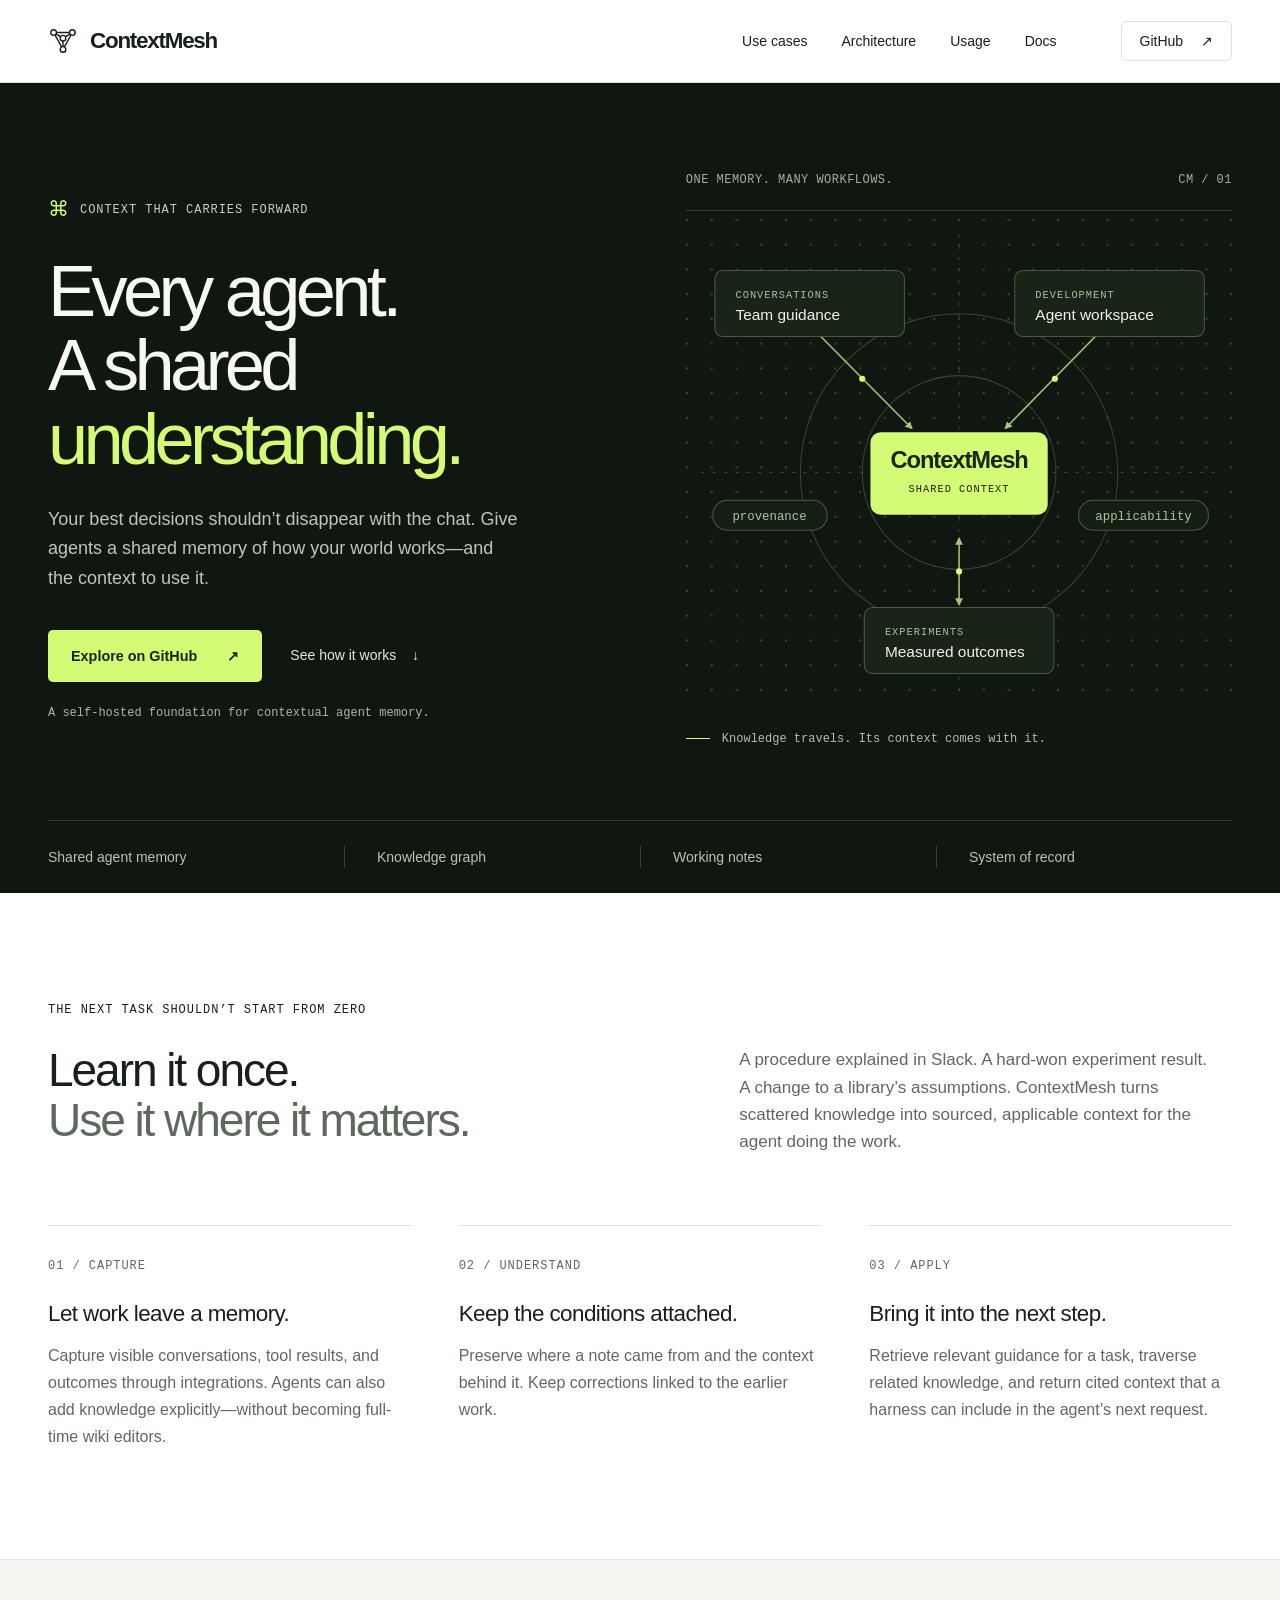
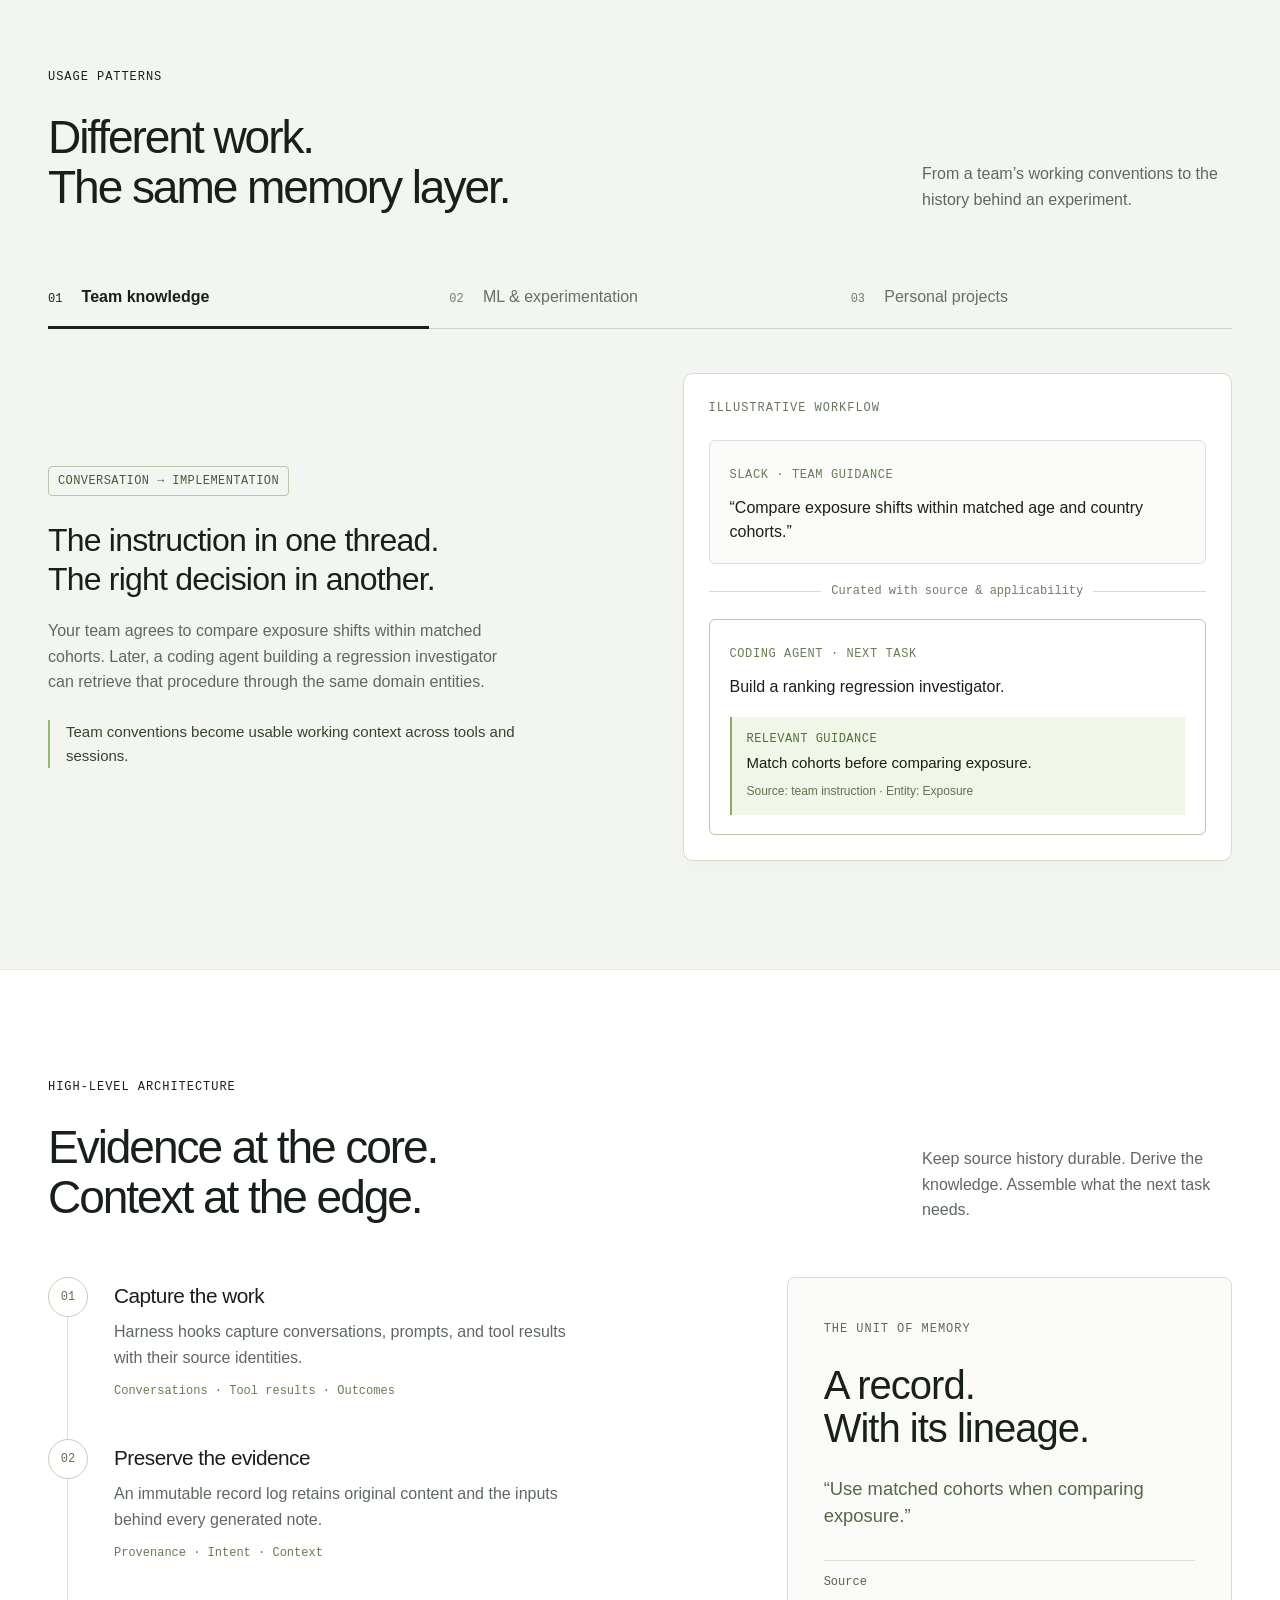
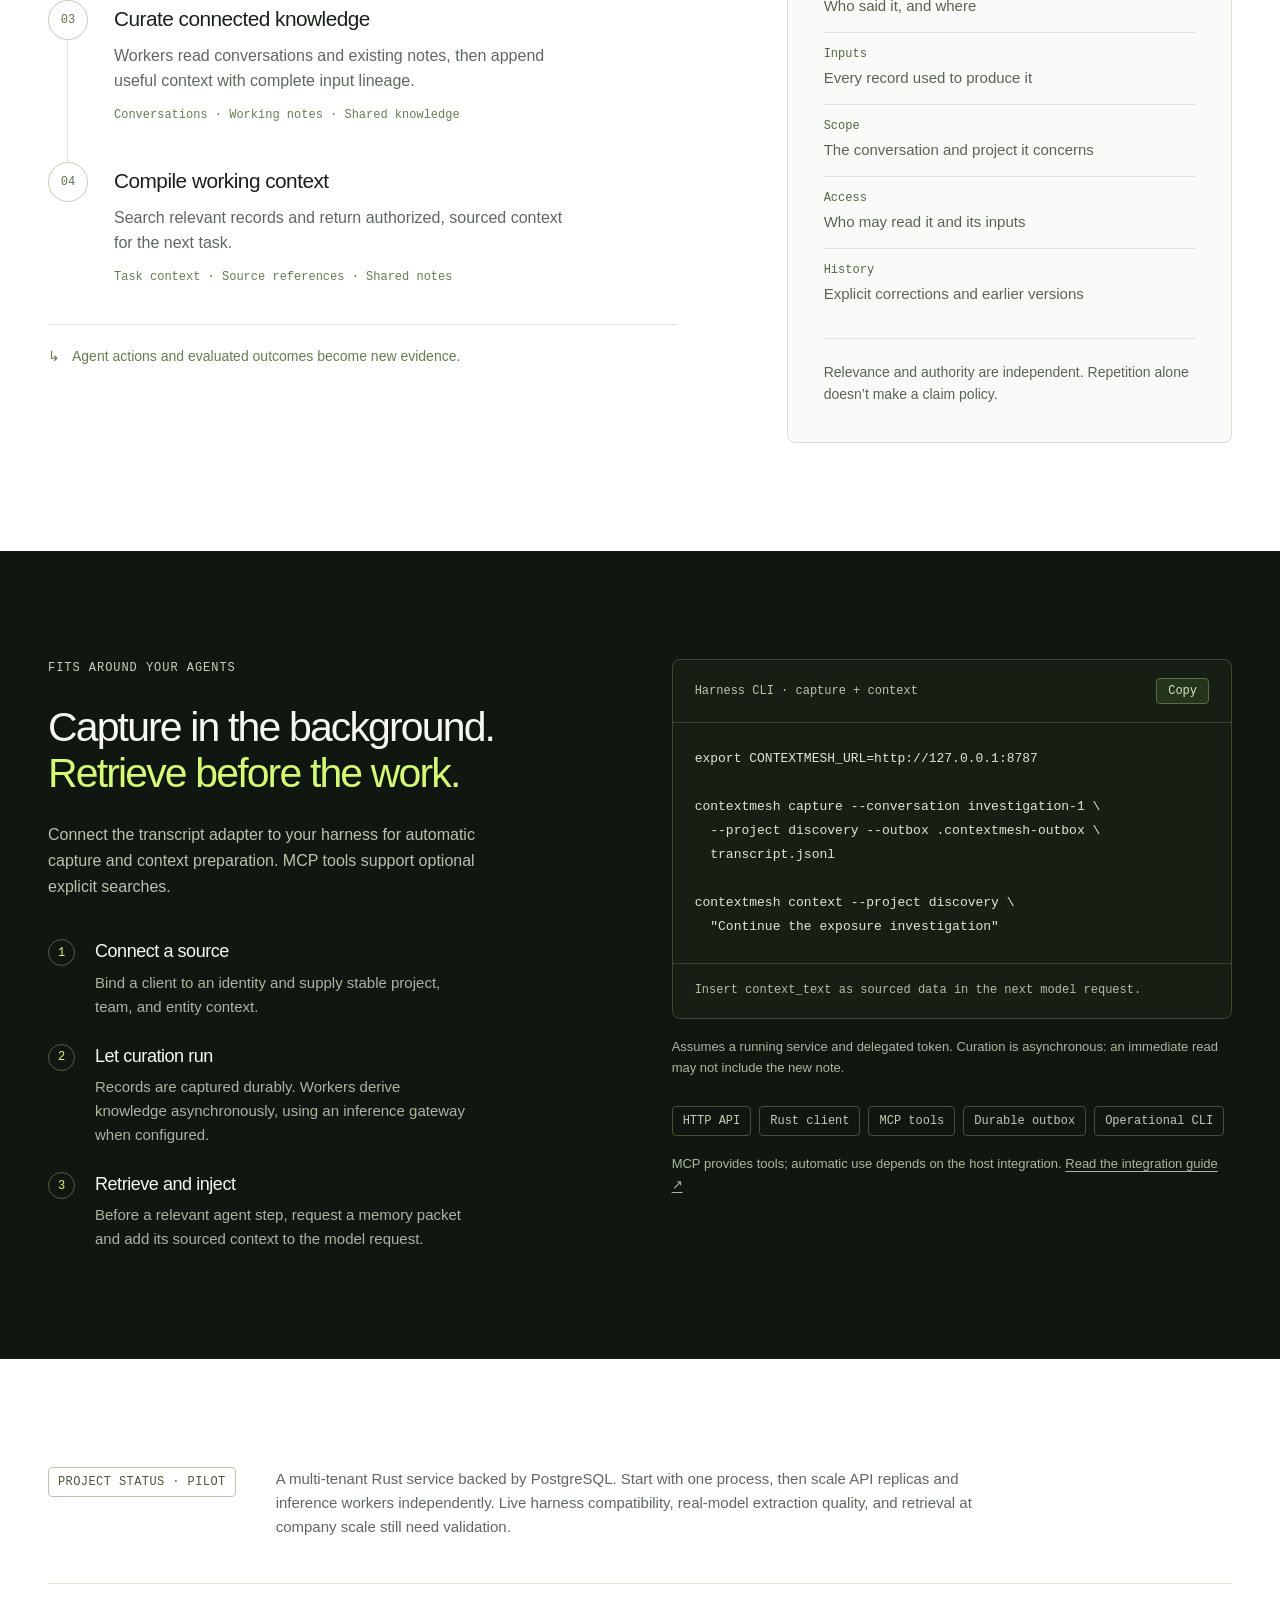
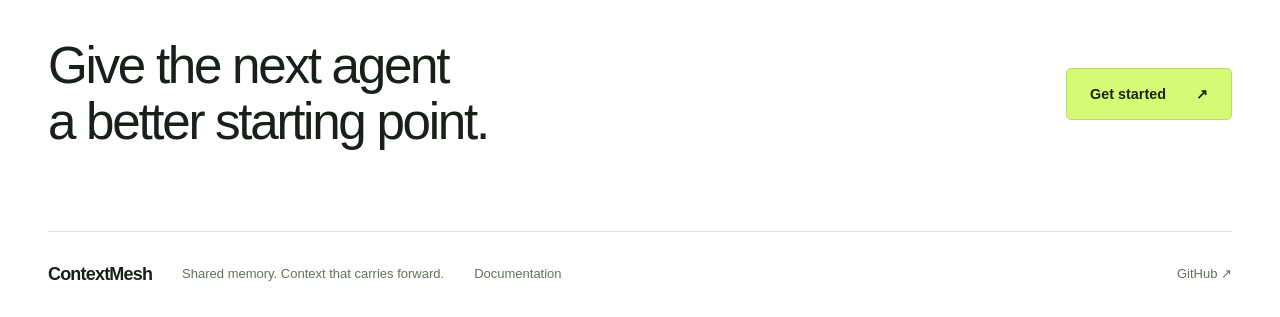
<file: site/index.html>
<!doctype html>
<html lang="en">
<head>
  <meta charset="utf-8">
  <meta name="viewport" content="width=device-width, initial-scale=1">
  <meta name="theme-color" content="#101710">
  <meta name="description" content="ContextMesh is a shared memory layer for agents. Turn conversations, decisions, and outcomes into relevant, sourced context across your workflows.">
  <meta property="og:title" content="ContextMesh — Every agent. A shared understanding.">
  <meta property="og:description" content="Shared agent memory, a connected knowledge, and a system of record. Capture what matters. Bring it into the next task.">
  <meta property="og:type" content="website">
  <meta property="og:url" content="https://patrickauld.github.io/ContextMesh/">
  <link rel="canonical" href="https://patrickauld.github.io/ContextMesh/">
  <link rel="icon" type="image/svg+xml" href="./favicon.svg">
  <link rel="stylesheet" href="./styles.css">
  <script src="./script.js" defer></script>
  <title>ContextMesh — Every agent. A shared understanding.</title>
</head>
<body>
  <a class="skip-link" href="#main">Skip to content</a>
  <header class="header">
    <nav class="nav wrap" aria-label="Main navigation">
      <a class="wordmark" href="#" aria-label="ContextMesh home"><svg viewBox="0 0 32 32" aria-hidden="true"><path d="M6 7h20L16 25 6 7Zm0 0 10 6L26 7M16 13v12"/><circle cx="6" cy="7" r="3"/><circle cx="26" cy="7" r="3"/><circle cx="16" cy="13" r="3"/><circle cx="16" cy="25" r="3"/></svg>ContextMesh</a>
      <div class="nav-links"><a href="#patterns">Use cases</a><a href="#architecture">Architecture</a><a href="#usage">Usage</a><a href="./docs/">Docs</a></div>
      <a class="nav-github" href="https://github.com/PatrickAuld/ContextMesh">GitHub <span aria-hidden="true">↗</span></a>
    </nav>
  </header>
  <main id="main">
    <section class="hero dark">
      <div class="hero-grid wrap">
        <div class="hero-copy">
          <p class="eyebrow"><span class="small-mark" aria-hidden="true">⌘</span> CONTEXT THAT CARRIES FORWARD</p>
          <h1>Every agent.<br>A shared<br><em>understanding.</em></h1>
          <p class="lede">Your best decisions shouldn’t disappear with the chat. Give agents a shared memory of how your world works—and the context to use it.</p>
          <div class="hero-actions"><a class="button primary" href="https://github.com/PatrickAuld/ContextMesh">Explore on GitHub <span aria-hidden="true">↗</span></a><a class="text-link" href="#architecture">See how it works <span aria-hidden="true">↓</span></a></div>
          <p class="hero-note">A self-hosted foundation for contextual agent memory.</p>
        </div>
        <figure class="mesh-figure">
          <div class="figure-heading"><span>ONE MEMORY. MANY WORKFLOWS.</span><span aria-hidden="true">CM / 01</span></div>
          <svg class="mesh" viewBox="0 0 530 480" role="img" aria-labelledby="mesh-title mesh-desc">
            <title id="mesh-title">Shared context across agent workflows</title>
            <desc id="mesh-desc">Conversations, development work, and experiment outcomes connect through ContextMesh. ContextMesh preserves evidence, curates notes, and retrieves relevant context for subsequent agent work.</desc>
            <defs><pattern id="dots" width="24" height="24" patternUnits="userSpaceOnUse"><circle cx="1" cy="1" r="1" fill="#45513e"/></pattern><marker id="arrow" viewBox="0 0 10 10" refX="8" refY="5" markerWidth="5" markerHeight="5" orient="auto-start-reverse"><path d="M0 0 10 5 0 10Z" fill="#a5c578"/></marker></defs>
            <rect width="530" height="480" fill="url(#dots)"/>
            <g class="mesh-orbits" fill="none" stroke="#394531"><circle cx="265" cy="246" r="94"/><circle cx="265" cy="246" r="154"/><path d="M15 246h500M265 15v450" stroke-dasharray="3 8"/></g>
            <g fill="none" stroke="#a5c578" stroke-width="1.5" marker-end="url(#arrow)" marker-start="url(#arrow)"><path d="M122 105 219 203"/><path d="m406 105-96 98"/><path d="m265 310 0 64"/></g>
            <g class="flow-points" fill="#d5fa76"><circle cx="171" cy="155" r="3"/><circle cx="358" cy="155" r="3"/><circle cx="265" cy="342" r="3"/></g>
            <g class="source-node"><rect x="28" y="50" width="184" height="64" rx="8"/><text x="48" y="77" class="svg-small">CONVERSATIONS</text><text x="48" y="98">Team guidance</text><rect x="319" y="50" width="184" height="64" rx="8"/><text x="339" y="77" class="svg-small">DEVELOPMENT</text><text x="339" y="98">Agent workspace</text><rect x="173" y="377" width="184" height="64" rx="8"/><text x="193" y="404" class="svg-small">EXPERIMENTS</text><text x="193" y="425">Measured outcomes</text></g>
            <g class="core-node"><rect x="179" y="207" width="172" height="80" rx="10"/><text x="265" y="242" text-anchor="middle">ContextMesh</text><text x="265" y="265" text-anchor="middle" class="svg-small">SHARED CONTEXT</text></g>
            <g class="graph-label"><rect x="26" y="273" width="111" height="29" rx="14"/><text x="81" y="292" text-anchor="middle">provenance</text><rect x="381" y="273" width="126" height="29" rx="14"/><text x="444" y="292" text-anchor="middle">applicability</text></g>
          </svg>
          <figcaption><span class="caption-line" aria-hidden="true"></span>Knowledge travels. Its context comes with it.</figcaption>
        </figure>
      </div>
      <div class="capabilities wrap" aria-label="Core concepts"><span>Shared agent memory</span><span>Knowledge graph</span><span>Working notes</span><span>System of record</span></div>
    </section>

    <section class="intro section wrap">
      <p class="eyebrow">THE NEXT TASK SHOULDN’T START FROM ZERO</p>
      <div class="split-heading"><h2>Learn it once.<br><span class="muted">Use it where it matters.</span></h2><p>A procedure explained in Slack. A hard-won experiment result. A change to a library’s assumptions. ContextMesh turns scattered knowledge into sourced, applicable context for the agent doing the work.</p></div>
      <div class="principles">
        <article><span class="index">01 / CAPTURE</span><h3>Let work leave a memory.</h3><p>Capture visible conversations, tool results, and outcomes through integrations. Agents can also add knowledge explicitly—without becoming full-time wiki editors.</p></article>
        <article><span class="index">02 / UNDERSTAND</span><h3>Keep the conditions attached.</h3><p>Preserve where a note came from and the context behind it. Keep corrections linked to the earlier work.</p></article>
        <article><span class="index">03 / APPLY</span><h3>Bring it into the next step.</h3><p>Retrieve relevant guidance for a task, traverse related knowledge, and return cited context that a harness can include in the agent’s next request.</p></article>
      </div>
    </section>

    <section id="patterns" class="patterns section">
      <div class="wrap">
        <div class="section-top"><div><p class="eyebrow">USAGE PATTERNS</p><h2>Different work.<br>The same memory layer.</h2></div><p class="section-aside">From a team’s working conventions to the history behind an experiment.</p></div>
        <div class="scenario-tabs" aria-label="Choose a usage pattern">
          <button type="button" id="tab-guidance" aria-controls="guidance" class="selected">01 <span>Team knowledge</span></button>
          <button type="button" id="tab-experiments" aria-controls="experiments">02 <span>ML &amp; experimentation</span></button>
          <button type="button" id="tab-personal" aria-controls="personal">03 <span>Personal projects</span></button>
        </div>
        <article class="scenario" id="guidance" aria-labelledby="tab-guidance">
          <div class="scenario-copy"><span class="pill">CONVERSATION → IMPLEMENTATION</span><h3>The instruction in one thread.<br>The right decision in another.</h3><p>Your team agrees to compare exposure shifts within matched cohorts. Later, a coding agent building a regression investigator can retrieve that procedure through the same domain entities.</p><p class="outcome">Team conventions become usable working context across tools and sessions.</p></div>
          <div class="example-flow"><div class="example-label">ILLUSTRATIVE WORKFLOW</div><div class="message"><span class="message-source">SLACK · TEAM GUIDANCE</span><p>“Compare exposure shifts within matched age and country cohorts.”</p></div><div class="transfer"><span></span> Curated with source &amp; applicability <span></span></div><div class="message result"><span class="message-source">CODING AGENT · NEXT TASK</span><p>Build a ranking regression investigator.</p><div class="context-result"><span>Relevant guidance</span>Match cohorts before comparing exposure.<small>Source: team instruction · Entity: Exposure</small></div></div></div>
        </article>
        <article class="scenario" id="experiments" aria-labelledby="tab-experiments">
          <div class="scenario-copy"><span class="pill">MEASURED OUTCOME → INFORMED REUSE</span><h3>Keep the result.<br>Remember what made it work.</h3><p>Record quantization recipes with metrics and exact model, library, hardware, and evaluation fingerprints. A later run can use previous evidence to choose a conservative starting point.</p><p class="outcome">A changed dependency triggers revalidation before an old recipe is trusted.</p></div>
          <div class="example-flow"><div class="example-label">ILLUSTRATIVE WORKFLOW</div><div class="message"><span class="message-source">ML PIPELINE · RECORDED EVIDENCE</span><p>Recipe passed evaluation on a specific model and library build.</p></div><div class="transfer"><span></span> Compare version fingerprints <span></span></div><div class="message result"><span class="message-source">NEXT RUN · LIBRARY CHANGED</span><p>A familiar model. A different dependency.</p><div class="context-result"><span>Revalidation required</span>Revalidate and broaden recipe search.<small>Previous success is evidence with conditions.</small></div></div></div>
        </article>
        <article class="scenario" id="personal" aria-labelledby="tab-personal">
          <div class="scenario-copy"><span class="pill">PROJECT HISTORY → CONTINUITY</span><h3>Pick up the work.<br>Keep the reasoning behind it.</h3><p>Capture research notes, project decisions, and status with person and project context. Return to a task with the relevant history and notes linked to the original conversations.</p><p class="outcome">Personal context shapes discovery without flooding unrelated work.</p></div>
          <div class="example-flow"><div class="example-label">ILLUSTRATIVE WORKFLOW</div><div class="message"><span class="message-source">RESEARCH SESSION · PROJECT NOTE</span><p>“We’re testing the simpler design first. Revisit graph storage after measuring traversal needs.”</p></div><div class="transfer"><span></span> Preserve decision &amp; project context <span></span></div><div class="message result"><span class="message-source">LATER SESSION · SAME PROJECT</span><p>Plan the next implementation step.</p><div class="context-result"><span>Relevant project history</span>Measure traversal before choosing storage.<small>Personal notes remain private unless explicitly shared.</small></div></div></div>
        </article>
      </div>
    </section>

    <section id="architecture" class="architecture section wrap">
      <div class="section-top"><div><p class="eyebrow">HIGH-LEVEL ARCHITECTURE</p><h2>Evidence at the core.<br>Context at the edge.</h2></div><p class="section-aside">Keep source history durable. Derive the knowledge. Assemble what the next task needs.</p></div>
      <div class="architecture-grid">
        <div class="architecture-flow" aria-label="Architecture: capture, preserve, curate, and retrieve">
          <article><div class="stage-number">01</div><div><h3>Capture the work</h3><p>Harness hooks capture conversations, prompts, and tool results with their source identities.</p><span class="stage-meta">Conversations · Tool results · Outcomes</span></div></article>
          <article><div class="stage-number">02</div><div><h3>Preserve the evidence</h3><p>An immutable record log retains original content and the inputs behind every generated note.</p><span class="stage-meta">Provenance · Intent · Context</span></div></article>
          <article><div class="stage-number">03</div><div><h3>Curate connected knowledge</h3><p>Workers read conversations and existing notes, then append useful context with complete input lineage.</p><span class="stage-meta">Conversations · Working notes · Shared knowledge</span></div></article>
          <article><div class="stage-number">04</div><div><h3>Compile working context</h3><p>Search relevant records and return authorized, sourced context for the next task.</p><span class="stage-meta">Task context · Source references · Shared notes</span></div></article>
          <div class="feedback-line"><span aria-hidden="true">↳</span> Agent actions and evaluated outcomes become new evidence.</div>
        </div>
        <aside class="claim-card"><span class="index">THE UNIT OF MEMORY</span><h3>A record.<br>With its lineage.</h3><p class="claim-quote">“Use matched cohorts when comparing exposure.”</p><dl><div><dt>Source</dt><dd>Who said it, and where</dd></div><div><dt>Inputs</dt><dd>Every record used to produce it</dd></div><div><dt>Scope</dt><dd>The conversation and project it concerns</dd></div><div><dt>Access</dt><dd>Who may read it and its inputs</dd></div><div><dt>History</dt><dd>Explicit corrections and earlier versions</dd></div></dl><p class="claim-footer">Relevance and authority are independent. Repetition alone doesn’t make a claim policy.</p></aside>
      </div>
    </section>

    <section id="usage" class="usage dark section">
      <div class="wrap usage-grid">
        <div><p class="eyebrow">FITS AROUND YOUR AGENTS</p><h2>Capture in the background.<br><em>Retrieve before the work.</em></h2><p class="usage-intro">Connect the transcript adapter to your harness for automatic capture and context preparation. MCP tools support optional explicit searches.</p><ol class="usage-steps"><li><span>1</span><div><h3>Connect a source</h3><p>Bind a client to an identity and supply stable project, team, and entity context.</p></div></li><li><span>2</span><div><h3>Let curation run</h3><p>Records are captured durably. Workers derive knowledge asynchronously, using an inference gateway when configured.</p></div></li><li><span>3</span><div><h3>Retrieve and inject</h3><p>Before a relevant agent step, request a memory packet and add its sourced context to the model request.</p></div></li></ol></div>
        <div class="code-column"><div class="code-window"><div class="code-heading"><span>Harness CLI · capture + context</span><button type="button" class="copy-button" aria-label="Copy harness example" hidden>Copy</button></div><pre tabindex="0" aria-label="Harness integration example"><code id="sdk-code">export CONTEXTMESH_URL=http://127.0.0.1:8787

contextmesh capture --conversation investigation-1 \
  --project discovery --outbox .contextmesh-outbox \
  transcript.jsonl

contextmesh context --project discovery \
  &quot;Continue the exposure investigation&quot;</code></pre><div class="code-footer">Insert <code>context_text</code> as sourced data in the next model request.</div></div><p class="code-note">Assumes a running service and delegated token. Curation is asynchronous: an immediate read may not include the new note.</p><div class="integration-list"><span>HTTP API</span><span>Rust client</span><span>MCP tools</span><span>Durable outbox</span><span>Operational CLI</span></div><p class="integration-note">MCP provides tools; automatic use depends on the host integration. <a href="./docs/api/">Read the integration guide ↗</a></p><p class="copy-status" role="status" aria-live="polite"></p></div>
      </div>
    </section>

    <section class="closing section wrap">
      <div class="pilot-note"><span class="pill">PROJECT STATUS · PILOT</span><p>A multi-tenant Rust service backed by PostgreSQL. Start with one process, then scale API replicas and inference workers independently. Live harness compatibility, real-model extraction quality, and retrieval at company scale still need validation.</p></div>
      <div class="closing-row"><h2>Give the next agent<br>a better starting point.</h2><a class="button primary" href="./docs/quickstart/">Get started <span aria-hidden="true">↗</span></a></div>
    </section>
  </main>
  <footer class="footer wrap"><a class="footer-brand" href="#">ContextMesh</a><p>Shared memory. Context that carries forward.</p><a href="./docs/">Documentation</a><a href="https://github.com/PatrickAuld/ContextMesh">GitHub <span aria-hidden="true">↗</span></a></footer>
</body>
</html>
</file>
<file: site/styles.css>
@charset "UTF-8";
:root{color-scheme:light;--ink:#182019;--muted:#5f685f;--paper:#fff;--line:#dce2d9;--dark:#101710;--lime:#d5fa76;--green:#35442c;--mono:"SFMono-Regular",Consolas,"Liberation Mono",monospace;--sans:Inter,"Helvetica Neue",Helvetica,Arial,sans-serif}
*{box-sizing:border-box}html{scroll-behavior:smooth;scroll-padding-top:100px}body{margin:0;background:var(--paper);color:var(--ink);font-family:var(--sans);font-size:16px;line-height:1.6;-webkit-font-smoothing:antialiased}button,a{-webkit-tap-highlight-color:transparent}a{color:inherit;text-decoration:none}button{font:inherit}button,a{touch-action:manipulation}a:focus-visible,button:focus-visible,pre:focus-visible,[role=tabpanel]:focus-visible{outline:3px solid #759b28;outline-offset:6px}h1,h2,h3,p,figure{margin:0}h1,h2,h3{line-height:1.08;font-weight:500;letter-spacing:-.045em}h2{font-size:clamp(2rem,3.6vw,3.3rem)}h3{letter-spacing:-.025em}em{font-style:normal;color:var(--lime)}.wrap{width:min(1240px,calc(100% - 96px));margin-inline:auto}.section{padding-block:108px}.eyebrow,.index,.figure-heading,.example-label,.message-source,.stage-meta{font-family:var(--mono);font-size:.75rem;font-weight:500;letter-spacing:.08em}.eyebrow{margin-bottom:26px}.muted{color:var(--muted)}.dark{background:var(--dark);color:#f7f9f1}.dark .eyebrow{color:#c6d0bc}.skip-link{position:fixed;z-index:10;top:8px;left:12px;padding:12px 20px;background:var(--lime);color:var(--ink);transform:translateY(-150%)}.skip-link:focus{transform:translateY(0)}
.header{position:sticky;top:0;z-index:5;background:#fff;border-bottom:1px solid var(--line)}.nav{height:82px;display:flex;align-items:center;justify-content:space-between;gap:30px}.wordmark{display:flex;align-items:center;gap:12px;font-size:1.4rem;letter-spacing:-.055em;font-weight:650;white-space:nowrap}.wordmark svg{width:30px;height:30px;fill:#fff;stroke:var(--ink);stroke-width:1.5}.nav-links{display:flex;gap:34px;margin-left:auto;margin-right:34px}.nav-links a,.nav-github{font-size:.875rem;font-weight:500}.nav a:hover{color:#577119}.nav-github{border:1px solid var(--line);padding:8px 18px;border-radius:6px}.nav-github span{margin-left:14px}
.hero{overflow:hidden}.hero-grid{padding-top:88px;padding-bottom:74px;display:grid;grid-template-columns:1.08fr 1fr;gap:48px;align-items:center}.hero h1{font-size:clamp(3.2rem,5.65vw,5.3rem);line-height:1.02;letter-spacing:-.065em}.hero .eyebrow{font-size:.75rem;margin-bottom:28px;display:flex;align-items:center;gap:10px}.small-mark{color:var(--lime);font-size:1.3rem}.lede{font-size:1.125rem;line-height:1.65;max-width:475px;color:#bcc7b7;margin-top:28px}.hero-actions{display:flex;align-items:center;flex-wrap:wrap;gap:28px;margin-top:36px}.button{display:inline-flex;align-items:center;justify-content:center;gap:30px;min-height:52px;padding:13px 23px;border-radius:5px;font-size:.9rem;font-weight:600;line-height:1.4;transition:background .15s,transform .15s}.button:hover{transform:translateY(-2px)}.primary{background:var(--lime);color:#1a2410}.primary:hover{background:#e2ffa0}.text-link{font-size:.875rem;color:#e3e9dc}.text-link span{margin-left:12px}.text-link:hover{text-decoration:underline;text-underline-offset:5px}.hero-note{font-family:var(--mono);font-size:.75rem;color:#aab6a3;margin-top:22px}.mesh-figure{align-self:center;min-width:0}.figure-heading{display:flex;justify-content:space-between;gap:16px;color:#a3b098;padding-bottom:20px;border-bottom:1px solid #33402d;letter-spacing:.04em}.mesh{display:block;width:100%;height:auto;margin:8px 0}.source-node rect{fill:#1a2318;stroke:#4a5a3d}.source-node text{fill:#eef5e6;font-family:var(--sans);font-size:15px}.source-node .svg-small{fill:#adbfa0;font-family:var(--mono);font-size:10px;letter-spacing:1px}.core-node rect{fill:var(--lime)}.core-node text{fill:#1a2410;font-family:var(--sans);font-size:23px;font-weight:600;letter-spacing:-1px}.core-node .svg-small{font-family:var(--mono);font-size:10px;letter-spacing:1px;font-weight:400}.graph-label rect{fill:#151e13;stroke:#4a5a3d}.graph-label text{fill:#b2c39f;font:12px var(--mono)}.mesh-figure figcaption{display:flex;align-items:center;gap:12px;color:#b1bfa7;font:12px var(--mono);padding-top:10px}.caption-line{height:1px;width:24px;background:var(--lime)}.flow-points{animation:breathe 5s ease-in-out infinite}@keyframes breathe{50%{opacity:.25}}.capabilities{display:grid;grid-template-columns:repeat(4,1fr);border-top:1px solid #33402d;padding-block:25px;color:#b8c5ac;font-size:.875rem}.capabilities span+span{border-left:1px solid #33402d;padding-left:32px}
.split-heading{display:grid;grid-template-columns:1.2fr 1fr;gap:100px;align-items:start}.split-heading>p{color:var(--muted);font-size:1.0625rem;max-width:470px}.principles{display:grid;grid-template-columns:repeat(3,1fr);gap:48px;margin-top:70px}.principles article{border-top:1px solid var(--line);padding-top:25px}.index{color:var(--muted)}.principles h3{font-size:1.4rem;margin-top:25px;margin-bottom:16px}.principles p{color:var(--muted);font-size:1rem;line-height:1.7}
.patterns{background:#f3f5f1;border-top:1px solid #e5e9e1;border-bottom:1px solid #e5e9e1}.section-top{display:flex;justify-content:space-between;gap:70px;align-items:end;margin-bottom:54px}.section-aside{max-width:310px;color:var(--muted);font-size:1rem}.scenario-tabs{display:none;grid-template-columns:repeat(3,1fr);border-bottom:1px solid #cbd3c5;margin-bottom:44px;gap:20px}.scenario-tabs[role=tablist]{display:grid}.scenario-tabs button{position:relative;padding:18px 0;text-align:left;background:transparent;border:0;color:#747f6b;font-family:var(--mono);font-size:.75rem;cursor:pointer}.scenario-tabs button span{font-family:var(--sans);font-size:1rem;margin-left:12px;color:#66715e}.scenario-tabs button.selected{color:var(--ink)}.scenario-tabs button.selected span{color:var(--ink);font-weight:600}.scenario-tabs button.selected:after{content:"";position:absolute;bottom:-1px;left:0;right:0;height:3px;background:var(--ink)}.scenario-tabs button:hover span{color:var(--ink)}.scenario{display:grid;grid-template-columns:1fr 1fr;gap:85px;align-items:center}.scenario[hidden]{display:none}.scenario+.scenario{margin-top:48px}.scenario[role=tabpanel]{margin-top:0}.pill{display:inline-block;border:1px solid #b9c5ad;border-radius:4px;padding:5px 9px;font-family:var(--mono);font-size:.75rem;letter-spacing:.035em;color:#495b3a;line-height:1.5}.scenario-copy h3{font-size:2rem;line-height:1.2;margin:25px 0 20px;max-width:490px}.scenario-copy>p{max-width:470px;color:var(--muted)}.scenario-copy .outcome{margin-top:25px;padding-left:16px;border-left:2px solid #9bb775;color:#35442c;font-size:.9375rem}.example-flow{background:#fff;border:1px solid #d4ddcd;padding:25px;border-radius:10px;box-shadow:0 10px 24px #28311d05}.example-label{font-size:.75rem;color:#69765f;margin-bottom:22px}.message{border:1px solid #dce2d7;border-radius:6px;padding:19px 20px;background:#fafbf9}.message-source{font-size:.75rem;color:#687d56;letter-spacing:.05em}.message>p{font-size:1rem;line-height:1.5;margin-top:10px}.transfer{display:flex;align-items:center;gap:10px;justify-content:center;font-family:var(--mono);font-size:.75rem;color:#6f7c65;padding:18px 0;text-align:center}.transfer span{height:1px;background:#d3deca;flex:1}.message.result{background:#fff;border-color:#b8caa2}.context-result{margin-top:18px;padding:15px;background:#f0f6e8;border-left:2px solid #8caa62;font-size:.9375rem;line-height:1.5}.context-result>span{display:block;font:12px var(--mono);color:#547039;text-transform:uppercase;letter-spacing:.04em;margin-bottom:6px}.context-result small{display:block;font-size:.75rem;color:#627251;margin-top:8px}
.architecture-grid{display:grid;grid-template-columns:1.2fr .85fr;gap:110px;align-items:start}.architecture-flow article{position:relative;display:flex;gap:26px;padding-bottom:37px}.architecture-flow article:before{content:"";position:absolute;left:19px;top:40px;bottom:0;width:1px;background:var(--line)}.architecture-flow article:nth-of-type(4):before{display:none}.stage-number{width:40px;height:40px;display:grid;place-items:center;flex-shrink:0;border:1px solid #c3cfb8;border-radius:50%;color:#5d704b;background:#fff;font:12px var(--mono)}.architecture-flow h3{font-size:1.3rem;padding-top:8px;margin-bottom:12px}.architecture-flow article p{color:var(--muted);max-width:470px}.stage-meta{display:block;font-size:.75rem;color:#667d53;letter-spacing:0;margin-top:12px}.feedback-line{border-top:1px solid var(--line);padding-top:20px;font-size:.875rem;color:#667d53;display:flex;gap:12px}.claim-card{padding:36px;border:1px solid #d7dfd0;border-radius:8px;background:#fafbf8}.claim-card h3{font-size:2.5rem;margin-top:25px}.claim-quote{font-size:1.15rem;line-height:1.5;margin-top:24px;color:#536744}.claim-card dl{margin-top:30px;margin-bottom:0}.claim-card dl>div{border-top:1px solid var(--line);padding:14px 0}.claim-card dt{font:12px var(--mono);color:#536744}.claim-card dd{margin:5px 0 0;font-size:.9375rem;color:#596352}.claim-footer{margin-top:18px;padding-top:22px;border-top:1px solid var(--line);font-size:.875rem;color:#596352}
.usage-grid{display:grid;grid-template-columns:1fr 1.05fr;gap:90px}.usage h2{font-size:clamp(2rem,3.2vw,3rem);line-height:1.13}.usage-intro{margin-top:26px;max-width:460px;color:#b7c4ad}.usage-steps{list-style:none;margin:40px 0 0;padding:0}.usage-steps li{display:flex;gap:20px;margin-top:25px}.usage-steps li>span{width:27px;height:27px;display:grid;place-items:center;flex-shrink:0;border:1px solid #516243;border-radius:50%;font:12px var(--mono);color:var(--lime)}.usage-steps h3{font-size:1.125rem;margin-top:3px;margin-bottom:9px}.usage-steps p{font-size:.9375rem;color:#a9b69f;max-width:380px}.code-column{min-width:0}.code-window{border:1px solid #3b4b31;border-radius:8px;overflow:hidden;background:#171f14}.code-heading{display:flex;justify-content:space-between;align-items:center;gap:10px;padding:17px 22px;border-bottom:1px solid #34432c;font:12px var(--mono);color:#b7c8a8;min-height:63px}.copy-button{background:#25341c;border:1px solid #586d41;border-radius:4px;color:#d5e6c2;font:12px var(--mono);padding:5px 11px;cursor:pointer}.copy-button:hover{background:#354829}pre{margin:0;padding:24px 22px;overflow:auto;line-height:1.85;font:13px/1.85 var(--mono);tab-size:4;color:#dee7d5}code{font-family:var(--mono)}.token-keyword{color:#c3dea4}.token-string{color:#d5fa76}.code-footer{font:12px/1.65 var(--mono);color:#b0bf9f;padding:17px 22px;border-top:1px solid #34432c}.code-note,.integration-note{font-size:.8125rem;line-height:1.65;color:#a8b99b;margin-top:17px}.integration-list{display:flex;flex-wrap:wrap;gap:8px;margin-top:27px}.integration-list span{border:1px solid #415435;border-radius:4px;padding:5px 10px;color:#bdcdae;font:12px/1.5 var(--mono)}.copy-status{font-size:.875rem;color:var(--lime);min-height:1.5em;margin-top:8px}
.closing{padding-bottom:82px}.pilot-note{display:flex;align-items:start;gap:40px;border-bottom:1px solid var(--line);padding-bottom:44px;margin-bottom:54px}.pilot-note .pill{white-space:nowrap}.pilot-note p{font-size:.9375rem;color:var(--muted);max-width:710px}.closing-row{display:flex;justify-content:space-between;gap:30px;align-items:center}.closing-row h2{font-size:clamp(2rem,4vw,3.5rem)}.closing .button{border:1px solid #b9db70}.footer{border-top:1px solid var(--line);padding-block:28px;display:flex;align-items:center;gap:30px;font-size:.8125rem;color:#64705b}.footer-brand{font-size:1.125rem;font-weight:600;color:var(--ink);letter-spacing:-.045em}.footer>a:last-child{margin-left:auto}.footer a:hover{color:#415722}
@media(min-width:1500px){.hero-grid{padding-top:108px;padding-bottom:90px}}
@media(max-width:1100px){.wrap{width:calc(100% - 64px)}.hero-grid{gap:26px}.hero h1{font-size:clamp(3rem,6vw,4.8rem)}.hero-actions{gap:20px}.hero-note{max-width:340px}.figure-heading{font-size:.75rem}.split-heading{gap:55px}.scenario{gap:42px}.architecture-grid{gap:55px}.usage-grid{gap:40px}.capabilities span+span{padding-left:20px}.principles{gap:30px}}
@media(max-width:800px){.section{padding-block:76px}.nav{gap:20px}.nav-links{gap:20px;margin-right:0}.wordmark{font-size:1.2rem}.nav-github{padding:7px 12px}.hero-grid{grid-template-columns:1fr;padding-top:65px;gap:50px}.hero h1{font-size:clamp(3.5rem,9vw,5.5rem)}.hero-copy{max-width:650px}.lede{max-width:560px}.mesh-figure{max-width:570px;width:100%;margin-inline:auto}.figure-heading{font-size:.75rem}.hero-note{max-width:none}.capabilities{grid-template-columns:repeat(2,1fr);gap:16px}.capabilities span+span{border:0;padding:0}.split-heading{grid-template-columns:1fr;gap:28px}.split-heading>p{max-width:580px}.principles{gap:26px}.principles h3{font-size:1.2rem;line-height:1.2}.section-top{gap:30px;align-items:start}.section-aside{max-width:230px}.scenario{grid-template-columns:1fr;gap:30px}.scenario-copy>p{max-width:600px}.scenario-copy h3{max-width:none}.architecture-grid{gap:35px;grid-template-columns:1.1fr 1fr}.claim-card{padding:24px}.claim-card h3{font-size:2rem}.usage-grid{grid-template-columns:1fr;gap:45px}.usage-intro{max-width:600px}.usage-steps p{max-width:560px}.usage h2{font-size:2.7rem}.pilot-note{gap:24px}.closing-row{align-items:start;flex-direction:column;gap:30px}}
@media(max-width:560px){html{scroll-padding-top:116px}.wrap{width:calc(100% - 40px)}.nav{height:auto;padding-block:16px;flex-wrap:wrap;row-gap:14px}.wordmark{font-size:1.25rem}.nav-github{margin-left:auto}.nav-links{order:3;width:100%;justify-content:space-between;margin:0;gap:15px}.nav-links a{font-size:.8125rem}.hero-grid{padding-top:45px;padding-bottom:45px}.hero h1{font-size:clamp(2.85rem,11.1vw,4rem)}.hero .eyebrow{font-size:.75rem;letter-spacing:.05em}.lede{font-size:1rem}.hero-actions{gap:22px}.hero-note{font-size:.75rem}.figure-heading{font-size:.75rem}.mesh-figure figcaption{font-size:.75rem;gap:8px}.capabilities{font-size:.75rem;padding-block:22px;gap:12px}.section{padding-block:60px}.eyebrow{font-size:.75rem;margin-bottom:20px}.principles{grid-template-columns:1fr;gap:30px;margin-top:40px}.principles h3{font-size:1.5rem;margin-top:18px}.section-top{display:block;margin-bottom:28px}.section-aside{max-width:none;margin-top:22px}.scenario-tabs{gap:10px;margin-bottom:30px}.scenario-tabs button{font-size:.75rem;line-height:1.5;padding:12px 0}.scenario-tabs button span{display:block;font-size:.8125rem;margin-left:0;margin-top:5px}.scenario-copy h3{font-size:1.7rem}.example-flow{padding:18px}.message{padding:16px}.message-source{font-size:.75rem}.message>p{font-size:.9375rem}.transfer{font-size:.75rem}.architecture-grid{grid-template-columns:1fr;gap:38px}.architecture-flow article{gap:18px;padding-bottom:28px}.stage-meta{font-size:.75rem}.claim-card{padding:28px}.claim-card h3{font-size:2rem}.usage h2{font-size:2.05rem}.code-heading{font-size:.75rem;padding:15px}.code-window pre{font-size:.75rem;padding:20px 15px}.code-footer{padding:15px;font-size:.75rem}.integration-list span{font-size:.75rem}.pilot-note{display:block;margin-bottom:36px;padding-bottom:30px}.pilot-note p{margin-top:20px}.closing-row h2{font-size:2rem}.footer{flex-wrap:wrap;gap:14px;padding-block:22px}.footer p{order:3;width:100%;font-size:.75rem}.footer>a:last-child{font-size:.8125rem}}
@media(max-width:800px){.nav{height:auto;padding-block:16px;flex-wrap:wrap;row-gap:14px}.nav-links{order:3;width:100%;justify-content:space-between;margin:0;gap:15px}.nav-github{margin-left:auto}html{scroll-padding-top:130px}}
.integration-note a{text-decoration:underline;text-underline-offset:3px}
@media(prefers-reduced-motion:reduce){html{scroll-behavior:auto}*,*:before,*:after{animation:none!important;transition:none!important}}
</file>
